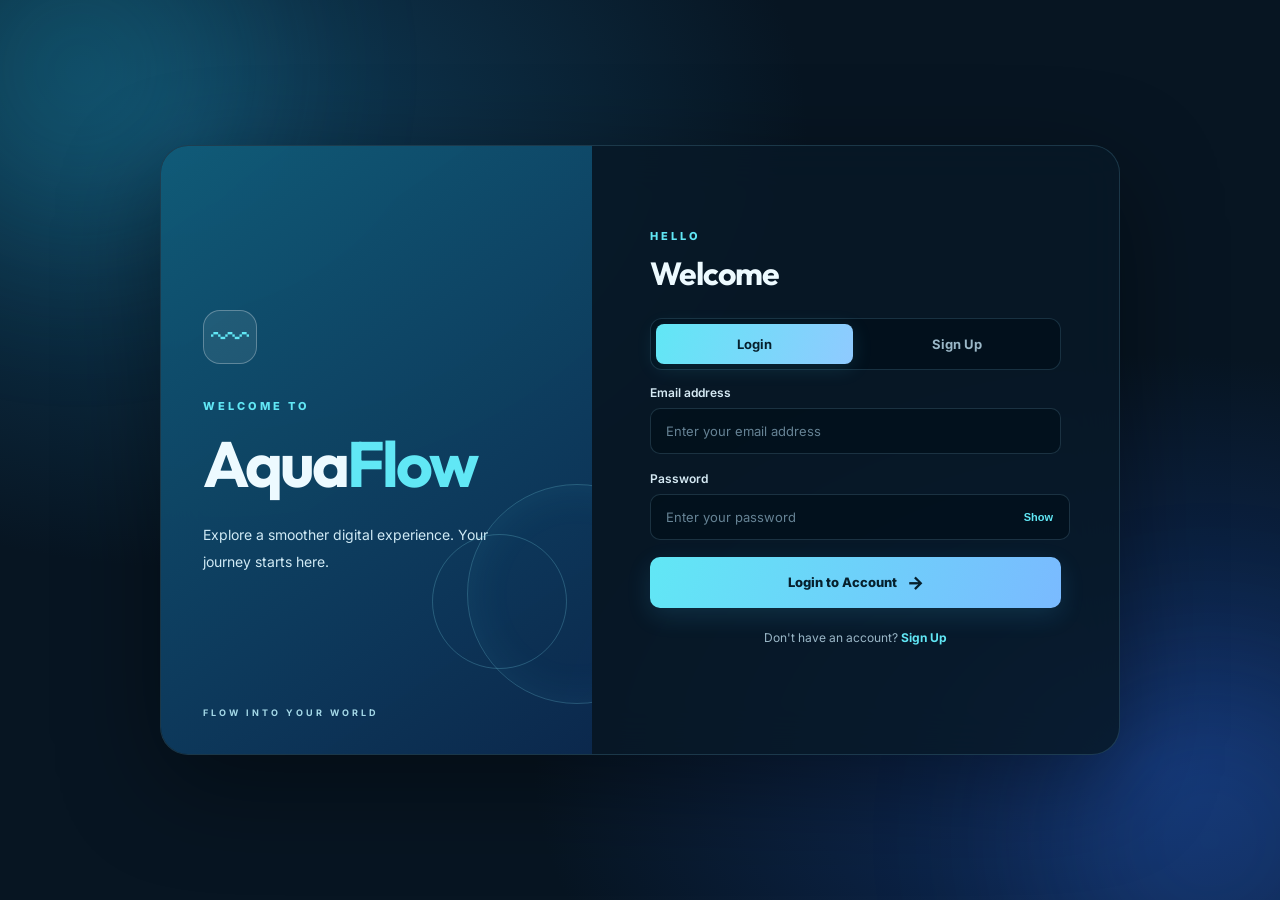
<file: login.html>
<!DOCTYPE html>
<html lang="en">
<head>
  <meta charset="UTF-8">
  <meta name="viewport" content="width=device-width, initial-scale=1.0">
  <title>AquaFlow | Login</title>
  <link rel="stylesheet" href="login_style.css">
</head>
<body>

  <div class="background-glow glow-one"></div>
  <div class="background-glow glow-two"></div>

  <main class="auth-container">
    <section class="brand-panel">
      <div class="brand-icon">〰</div>
      <p class="eyebrow">WELCOME TO</p>
      <h1>Aqua<span>Flow</span></h1>
      <p class="brand-description">
        Explore a smoother digital experience.
        Your journey starts here.
      </p>

      <div class="water-orb orb-one"></div>
      <div class="water-orb orb-two"></div>

      <p class="brand-footer">FLOW INTO YOUR WORLD</p>
    </section>

    <section class="form-panel">
      <div class="mobile-brand">〰</div>

      <div class="form-heading">
        <p class="eyebrow">HELLO</p>
        <h2 id="formTitle">Welcome </h2>
        <p id="formSubtitle"></p>
      </div>

      <div class="tab-buttons">
        <button type="button" class="tab active" id="loginTab">
          Login
        </button>
        <button type="button" class="tab" id="signupTab">
          Sign Up
        </button>
      </div>

      <p class="message" id="message" role="status" aria-live="polite"></p>

      <!-- LOGIN FORM -->
      <form id="loginForm" autocomplete="on">
        <div class="form-group">
          <label for="loginEmail">Email address</label>
          <input
            type="email"
            id="loginEmail"
            name="email"
            placeholder="Enter your email address"
            autocomplete=""
            required
          >
        </div>

        <div class="form-group">
          <label for="loginPassword">Password</label>
          <div class="password-wrapper">
            <input
              type="password"
              id="loginPassword"
              name="password"
              placeholder="Enter your password"
              autocomplete="current-password"
              required
            >
            <button type="button" class="show-password"
              data-target="loginPassword">Show</button>
          </div>
        </div>

        <button type="submit" class="submit-button">
          Login to Account <span>→</span>
        </button>

        <p class="switch-text">
          Don't have an account?
          <button type="button" class="text-button" id="goSignup">
            Sign Up
          </button>
        </p>
      </form>

      <!-- SIGN UP FORM -->
      <form id="signupForm" autocomplete="on" hidden>
        <div class="form-group">
          <label for="signupName">Full name</label>
          <input
            type="text"
            id="signupName"
            name="name"
            placeholder="Enter your full name"
            autocomplete="name"
            minlength="2"
            required
          >
        </div>

        <div class="form-group">
          <label for="signupEmail">Email address</label>
          <input
            type="email"
            id="signupEmail"
            name="email"
            placeholder="Enter your email address"
            autocomplete="email"
            required
          >
        </div>

        <div class="form-group">
          <label for="signupPassword">Create password</label>
          <div class="password-wrapper">
            <input
              type="password"
              id="signupPassword"
              name="password"
              placeholder="At least 6 characters"
              autocomplete="new-password"
              minlength="6"
              required
            >
            <button type="button" class="show-password"
              data-target="signupPassword">Show</button>
          </div>
        </div>

        <div class="form-group">
          <label for="confirmPassword">Confirm password</label>
          <div class="password-wrapper">
            <input
              type="password"
              id="confirmPassword"
              name="confirmPassword"
              placeholder="Enter your password again"
              autocomplete="new-password"
              minlength="6"
              required
            >
            <button type="button" class="show-password"
              data-target="confirmPassword">Show</button>
          </div>
        </div>

        <button type="submit" class="submit-button">
          Create Account <span>→</span>
        </button>

        <p class="switch-text">
          Already have an account?
          <button type="button" class="text-button" id="goLogin">
            Log in
          </button>
        </p>
      </form>

      <p class="security-note">
        
      </p>
    </section>
  </main>

  <script>
    "use strict";

    const ACCOUNT_KEY = "waterSiteAccounts";
    const USER_KEY = "waterSiteUser";
    const EMAIL_KEY = "waterSiteEmail";
    const NAME_KEY = "waterSiteName";

    const loginForm = document.getElementById("loginForm");
    const signupForm = document.getElementById("signupForm");
    const loginTab = document.getElementById("loginTab");
    const signupTab = document.getElementById("signupTab");
    const formTitle = document.getElementById("formTitle");
    const formSubtitle = document.getElementById("formSubtitle");
    const message = document.getElementById("message");

    function readAccounts() {
      try {
        const saved = JSON.parse(localStorage.getItem(ACCOUNT_KEY) || "[]");

        if (!Array.isArray(saved)) return [];

        // Remove the old sample account from the previous version.
        const accounts = saved.filter(account =>
          account &&
          typeof account.email === "string" &&
          account.email.trim().toLowerCase() !== "demo@aquaflow.com"
        );

        localStorage.setItem(ACCOUNT_KEY, JSON.stringify(accounts));
        return accounts;
      } catch (error) {
        return [];
      }
    }

    function showMessage(text, type) {
      message.textContent = text;
      message.className = "message " + type;
    }

    function clearMessage() {
      message.textContent = "";
      message.className = "message";
    }

    function showLogin() {
      loginForm.hidden = false;
      signupForm.hidden = true;

      loginTab.classList.add("active");
      signupTab.classList.remove("active");

      formTitle.textContent = "Welcome back";
      formSubtitle.textContent = "Log in to continue your journey.";
      clearMessage();
    }

    function showSignup() {
      loginForm.hidden = true;
      signupForm.hidden = false;

      signupTab.classList.add("active");
      loginTab.classList.remove("active");

      formTitle.textContent = "Create account";
      formSubtitle.textContent = "Join AquaFlow and get started.";
      clearMessage();
    }

    loginTab.addEventListener("click", showLogin);
    signupTab.addEventListener("click", showSignup);
    document.getElementById("goSignup").addEventListener("click", showSignup);
    document.getElementById("goLogin").addEventListener("click", showLogin);

    document.querySelectorAll(".show-password").forEach(button => {
      button.addEventListener("click", () => {
        const input = document.getElementById(button.dataset.target);
        if (!input) return;

        const shouldShow = input.type === "password";
        input.type = shouldShow ? "text" : "password";
        button.textContent = shouldShow ? "Hide" : "Show";
      });
    });

    // SIGN UP: save the user's own account.
    signupForm.addEventListener("submit", event => {
      event.preventDefault();
      clearMessage();

      const name = document.getElementById("signupName").value.trim();
      const email = document.getElementById("signupEmail").value.trim().toLowerCase();
      const password = document.getElementById("signupPassword").value;
      const confirmPassword = document.getElementById("confirmPassword").value;

      if (name.length < 2) {
        showMessage("Please enter your full name.", "error");
        return;
      }

      if (password.length < 6) {
        showMessage("Your password must be at least 6 characters.", "error");
        return;
      }

      if (password !== confirmPassword) {
        showMessage("Passwords do not match.", "error");
        return;
      }

      const accounts = readAccounts();
      const emailExists = accounts.some(account =>
        account.email.trim().toLowerCase() === email
      );

      if (emailExists) {
        showMessage("This email is already registered. Please log in.", "error");
        return;
      }

      accounts.push({
        name: name,
        email: email,
        password: password
      });

      try {
        localStorage.setItem(ACCOUNT_KEY, JSON.stringify(accounts));
      } catch (error) {
        showMessage("Unable to save your account in this browser.", "error");
        return;
      }

      signupForm.reset();
      document.getElementById("loginEmail").value = email;
      showLogin();
      showMessage("Account created! You can now log in with your email and password.", "success");
    });

    // LOGIN: allow only accounts that have been registered.
    loginForm.addEventListener("submit", event => {
      event.preventDefault();
      clearMessage();

      const email = document.getElementById("loginEmail").value.trim().toLowerCase();
      const password = document.getElementById("loginPassword").value;

      const accounts = readAccounts();
      const account = accounts.find(item =>
        item.email.trim().toLowerCase() === email &&
        item.password === password
      );

      if (!account) {
        showMessage("Incorrect email or password. Please sign up first if you don't have an account.", "error");
        return;
      }

      try {
        localStorage.setItem(USER_KEY, account.email);
        localStorage.setItem(EMAIL_KEY, account.email);
        localStorage.setItem(NAME_KEY, account.name);

        showMessage("Login successful! Opening your account...", "success");

        setTimeout(() => {
          window.location.href = "./index.html";
        }, 500);
      } catch (error) {
        showMessage("Unable to save your login session in this browser.", "error");
      }
    });
  </script>

</body>
</html>
</file>
<file: login_style.css>
@import url('https://fonts.googleapis.com/css2?family=Inter:wght@400;500;600;700;800&family=Outfit:wght@400;500;600;700;800&display=swap');

:root {
  --bg: #071522;
  --panel: rgba(12, 35, 53, 0.88);
  --cyan: #61e7f5;
  --blue: #55aaff;
  --text: #edfaff;
  --muted: #9bb8c8;
  --border: rgba(137, 224, 255, 0.16);
}

* {
  box-sizing: border-box;
}

[hidden] {
  display: none !important;
}

body {
  margin: 0;
  min-height: 100vh;
  display: grid;
  place-items: center;
  padding: 28px;
  overflow-x: hidden;
  position: relative;
  background:
    radial-gradient(ellipse at 15% 15%, #103d5a 0%, transparent 40%),
    radial-gradient(ellipse at 90% 85%, #102e62 0%, transparent 38%),
    var(--bg);
  color: var(--text);
  font-family: 'Inter', sans-serif;
}

.background-glow {
  position: fixed;
  width: 340px;
  height: 340px;
  border-radius: 50%;
  filter: blur(95px);
  opacity: 0.2;
  pointer-events: none;
  animation: floatGlow 9s ease-in-out infinite alternate;
}

.glow-one {
  top: -100px;
  left: -90px;
  background: #22d3ee;
}

.glow-two {
  right: -100px;
  bottom: -110px;
  background: #397dff;
  animation-delay: -4s;
}

.auth-container {
  position: relative;
  z-index: 1;
  width: min(100%, 960px);
  min-height: 610px;
  display: grid;
  grid-template-columns: 0.9fr 1.1fr;
  overflow: hidden;
  border: 1px solid var(--border);
  border-radius: 28px;
  background: rgba(8, 24, 39, 0.84);
  box-shadow: 0 30px 100px rgba(0, 0, 0, 0.4);
  backdrop-filter: blur(22px);
  animation: appear 0.7s ease both;
}

.brand-panel {
  position: relative;
  overflow: hidden;
  padding: 54px 42px;
  display: flex;
  flex-direction: column;
  justify-content: center;
  background:
    linear-gradient(145deg, rgba(20, 116, 150, 0.7), rgba(12, 43, 83, 0.88));
}

.brand-icon {
  width: 54px;
  height: 54px;
  display: grid;
  place-items: center;
  margin-bottom: 35px;
  border: 1px solid rgba(255, 255, 255, 0.28);
  border-radius: 17px;
  color: var(--cyan);
  font-size: 38px;
  background: rgba(255, 255, 255, 0.08);
}

.eyebrow {
  margin: 0 0 10px;
  color: var(--cyan);
  font-size: 11px;
  font-weight: 800;
  letter-spacing: 3px;
}

.brand-panel h1 {
  margin: 0;
  font-family: 'Outfit', sans-serif;
  font-size: clamp(42px, 5vw, 66px);
  letter-spacing: -3px;
}

.brand-panel h1 span {
  color: var(--cyan);
}

.brand-description {
  max-width: 290px;
  margin-top: 18px;
  color: #d0eaf5;
  font-size: 14px;
  line-height: 1.9;
}

.brand-footer {
  position: absolute;
  bottom: 27px;
  left: 42px;
  color: #a5d9e8;
  font-size: 9px;
  font-weight: 700;
  letter-spacing: 3px;
}

.water-orb {
  position: absolute;
  border: 1px solid rgba(138, 236, 255, 0.22);
  border-radius: 50%;
  pointer-events: none;
  animation: orbFloat 7s ease-in-out infinite;
}

.orb-one {
  width: 220px;
  height: 220px;
  right: -95px;
  bottom: 50px;
  box-shadow: inset 0 0 45px rgba(83, 222, 255, 0.08);
}

.orb-two {
  width: 135px;
  height: 135px;
  right: 25px;
  bottom: 85px;
  animation-delay: -3s;
}

.form-panel {
  padding: 48px clamp(25px, 5vw, 58px);
  display: flex;
  flex-direction: column;
  justify-content: center;
}

.mobile-brand {
  display: none;
  margin-bottom: 30px;
  color: var(--cyan);
  font-family: 'Outfit', sans-serif;
  font-size: 23px;
  font-weight: 800;
}

.form-heading h2 {
  margin: 0;
  font-family: 'Outfit', sans-serif;
  font-size: 32px;
  letter-spacing: -1px;
}

.form-heading > p:last-child {
  margin: 9px 0 25px;
  color: var(--muted);
  font-size: 13px;
  line-height: 1.7;
}

.tab-buttons {
  display: grid;
  grid-template-columns: 1fr 1fr;
  gap: 5px;
  padding: 5px;
  margin-bottom: 15px;
  border: 1px solid var(--border);
  border-radius: 12px;
  background: rgba(1, 12, 23, 0.55);
}

.tab {
  padding: 12px;
  border: 0;
  border-radius: 8px;
  background: transparent;
  color: var(--muted);
  font: inherit;
  font-size: 13px;
  font-weight: 700;
  cursor: pointer;
  transition: 0.25s ease;
}

.tab.active {
  color: #06202d;
  background: linear-gradient(110deg, var(--cyan), #8fcaff);
  box-shadow: 0 4px 20px rgba(74, 220, 255, 0.13);
}

.form-group {
  margin-bottom: 17px;
}

.form-group label {
  display: block;
  margin-bottom: 8px;
  color: #d6eaf4;
  font-size: 12px;
  font-weight: 600;
}

.form-group input {
  width: 100%;
  min-width: 0;
  padding: 14px 15px;
  border: 1px solid rgba(144, 205, 231, 0.18);
  border-radius: 10px;
  outline: none;
  background: rgba(1, 14, 25, 0.65);
  color: var(--text);
  font: inherit;
  font-size: 13px;
  transition: border-color 0.2s, box-shadow 0.2s;
}

.form-group input::placeholder {
  color: #668395;
}

.form-group input:focus {
  border-color: var(--cyan);
  box-shadow: 0 0 0 3px rgba(97, 231, 245, 0.09);
}

.password-wrapper {
  display: flex;
  align-items: center;
  gap: 6px;
}

.password-wrapper input {
  flex: 1;
}

.show-password {
  margin-left: -60px;
  z-index: 1;
  padding: 8px;
  border: 0;
  background: transparent;
  color: var(--cyan);
  font-size: 11px;
  font-weight: 700;
  cursor: pointer;
}

.submit-button {
  width: 100%;
  display: flex;
  justify-content: center;
  align-items: center;
  gap: 10px;
  padding: 15px;
  margin-top: 5px;
  border: 0;
  border-radius: 10px;
  background: linear-gradient(110deg, #61e7f5, #7abaff);
  color: #06202d;
  font: inherit;
  font-size: 13px;
  font-weight: 800;
  cursor: pointer;
  box-shadow: 0 8px 24px rgba(62, 188, 238, 0.14);
  transition: transform 0.2s, box-shadow 0.2s;
}

.submit-button span {
  font-size: 18px;
}

.submit-button:hover {
  transform: translateY(-2px);
  box-shadow: 0 12px 30px rgba(62, 188, 238, 0.24);
}

.switch-text {
  margin: 22px 0 0;
  color: var(--muted);
  text-align: center;
  font-size: 12px;
}

.text-button {
  padding: 0;
  border: 0;
  background: transparent;
  color: var(--cyan);
  font: inherit;
  font-weight: 700;
  cursor: pointer;
}

.message {
  min-height: 0;
  margin: 0;
  font-size: 12px;
  line-height: 1.6;
}

.message:not(:empty) {
  margin: 0 0 14px;
  padding: 10px 12px;
  border-radius: 8px;
}

.message.error {
  border: 1px solid rgba(255, 115, 139, 0.24);
  background: rgba(255, 70, 100, 0.08);
  color: #ff9eaf;
}

.message.success {
  border: 1px solid rgba(97, 231, 180, 0.24);
  background: rgba(57, 205, 149, 0.08);
  color: #83f0c5;
}

.security-note {
  margin: 27px 0 0;
  color: #668395;
  text-align: center;
  font-size: 10px;
  line-height: 1.7;
}

@keyframes appear {
  from {
    opacity: 0;
    transform: translateY(15px);
  }
  to {
    opacity: 1;
    transform: translateY(0);
  }
}

@keyframes floatGlow {
  from {
    transform: translate(0, 0);
  }
  to {
    transform: translate(35px, -25px);
  }
}

@keyframes orbFloat {
  0%, 100% {
    transform: translateY(0);
  }
  50% {
    transform: translateY(-15px);
  }
}

@media (max-width: 720px) {
  body {
    padding: 16px;
  }

  .auth-container {
    max-width: 460px;
    min-height: auto;
    grid-template-columns: 1fr;
    border-radius: 22px;
  }

  .brand-panel {
    display: none;
  }

  .mobile-brand {
    display: block;
  }

  .form-panel {
    padding: 34px 25px;
  }

  .form-heading h2 {
    font-size: 29px;
  }
}

@media (prefers-reduced-motion: reduce) {
  *,
  *::before,
  *::after {
    animation-duration: 0.01ms !important;
    animation-iteration-count: 1 !important;
    scroll-behavior: auto !important;
    transition-duration: 0.01ms !important;
  }
}
</file>
